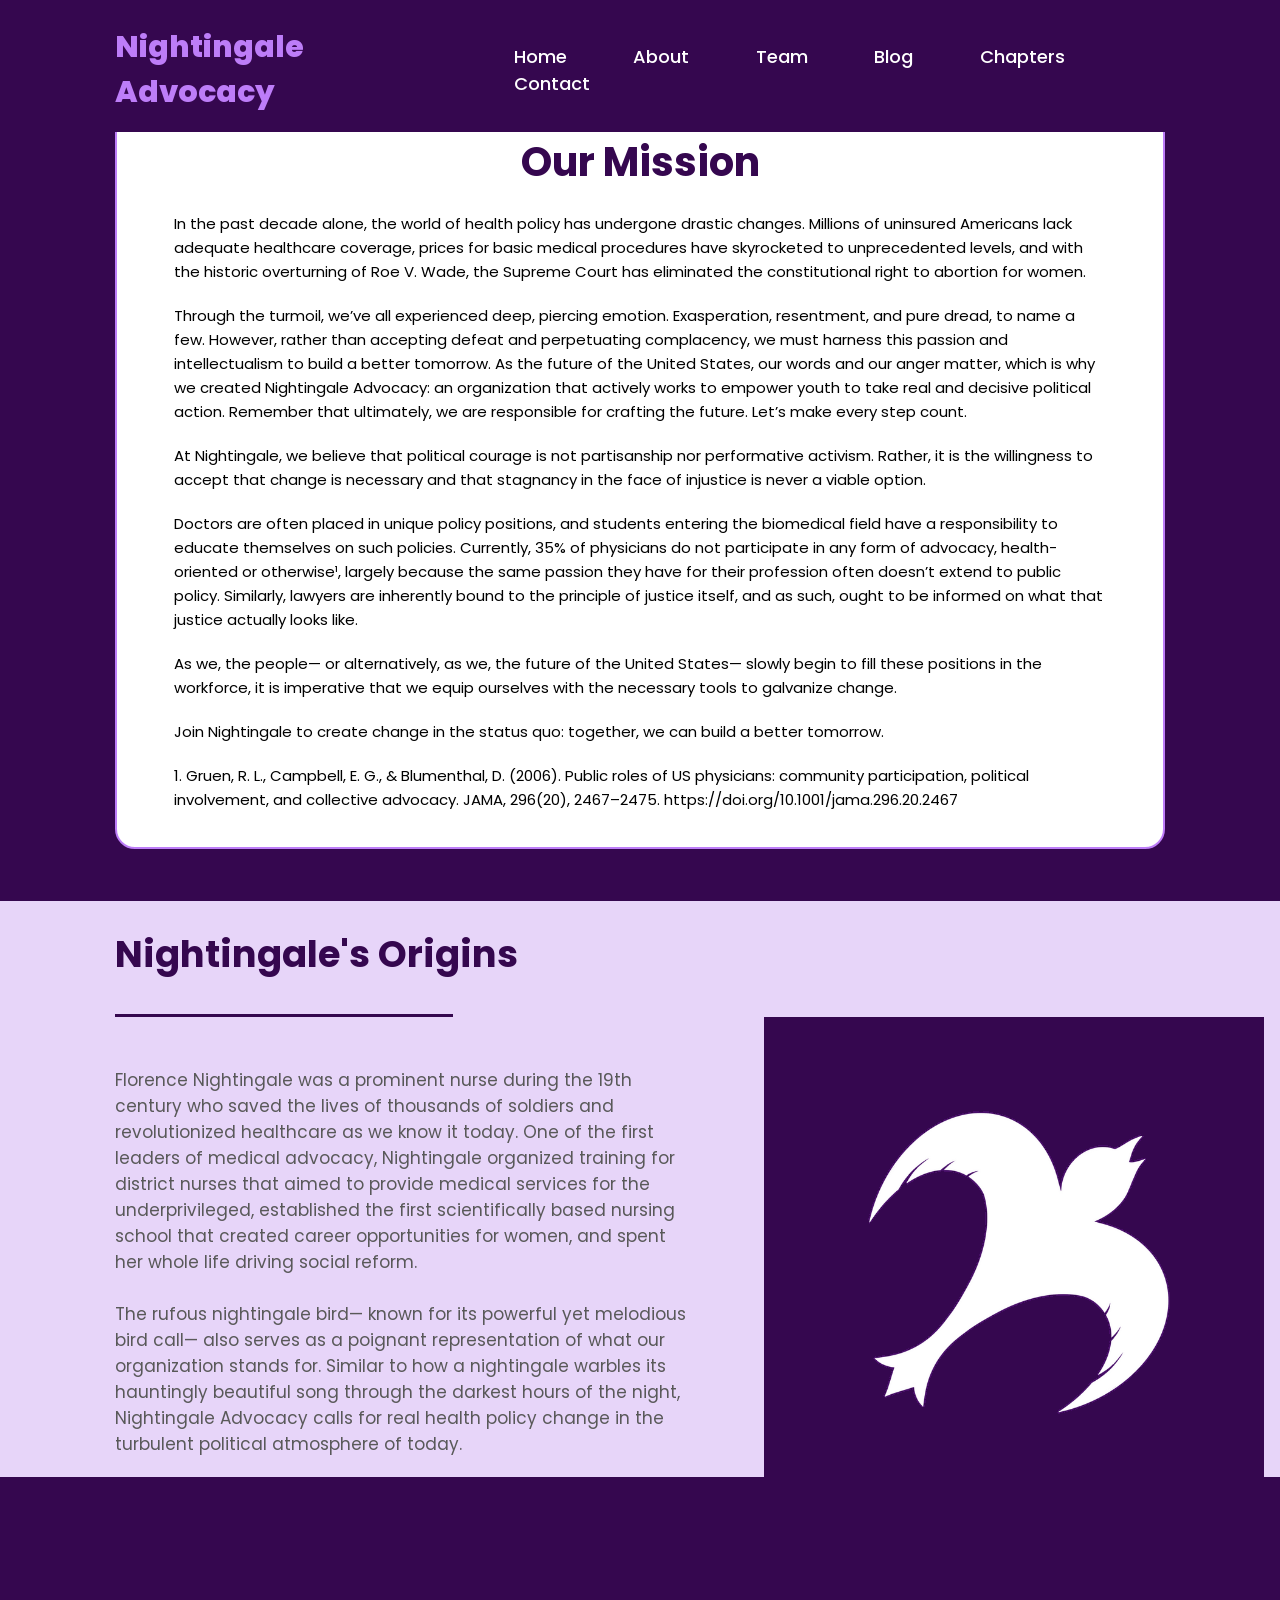
<file: Ragebait/about.html>
<!doctype html>
<html lang="en">
  <head>
    <meta charset="UTF-8" />
    <meta name="viewport" content="width=device-width, initial-scale=1.0" />
    <link
      rel="stylesheet"
      href="https://cdnjs.cloudflare.com/ajax/libs/font-awesome/6.5.2/css/all.min.css"
    />
    <link rel="stylesheet" href="style.css" />
    <link rel="shortcut icon" href="images/nightingalelogo_35074f.png" />
    <title>Nightingale Advocacy | The Future of Healthcare Reform</title>
  </head>
  <body>
    <header>
      <a href="index.html" class="logo">Nightingale Advocacy</a>
      <nav>
        <a href="index.html" class="active"> Home</a>
        <a href="about.html">About</a>
        <a href="team.html">Team</a>
        <a href="blog.html">Blog</a>
        <a href="chapters.html">Chapters</a>
        <a href="mailto:nightingaleadvocacy@gmail.com">Contact</a>
      </nav>
    </header>
    <section class="about">
      <div class="about-mission">
        <div class="white-box">
          <h1 class="about-mission">Our Mission</h1>
          <p class="about-mission">
            In the past decade alone, the world of health policy has undergone
            drastic changes. Millions of uninsured Americans lack adequate
            healthcare coverage, prices for basic medical procedures have
            skyrocketed to unprecedented levels, and with the historic
            overturning of Roe V. Wade, the Supreme Court has eliminated the
            constitutional right to abortion for women.
          </p>

          <p class="about-mission">
            Through the turmoil, we’ve all experienced deep, piercing emotion.
            Exasperation, resentment, and pure dread, to name a few. However,
            rather than accepting defeat and perpetuating complacency, we must
            harness this passion and intellectualism to build a better tomorrow.
            As the future of the United States, our words and our anger matter,
            which is why we created Nightingale Advocacy: an organization that
            actively works to empower youth to take real and decisive political
            action. Remember that ultimately, we are responsible for crafting
            the future. Let’s make every step count.
          </p>
          <p class="about-mission">
            At Nightingale, we believe that political courage is not
            partisanship nor performative activism. Rather, it is the
            willingness to accept that change is necessary and that stagnancy in
            the face of injustice is never a viable option.
          </p>
          <p class="about-mission">
            Doctors are often placed in unique policy positions, and students
            entering the biomedical field have a responsibility to educate
            themselves on such policies. Currently, 35% of physicians do not
            participate in any form of advocacy, health-oriented or otherwise¹,
            largely because the same passion they have for their profession
            often doesn’t extend to public policy. Similarly, lawyers are
            inherently bound to the principle of justice itself, and as such,
            ought to be informed on what that justice actually looks like.
          </p>

          <p class="about-mission">
            As we, the people— or alternatively, as we, the future of the United
            States— slowly begin to fill these positions in the workforce, it is
            imperative that we equip ourselves with the necessary tools to
            galvanize change.
          </p>
          <p class="about-mission">
            Join Nightingale to create change in the status quo: together, we
            can build a better tomorrow.
          </p>
          <p class="about-mission">
            1. Gruen, R. L., Campbell, E. G., & Blumenthal, D. (2006). Public
            roles of US physicians: community participation, political
            involvement, and collective advocacy. JAMA, 296(20), 2467–2475.
            https://doi.org/10.1001/jama.296.20.2467
          </p>
        </div>
      </div>
      <div class="about-origins">
        <div class="poople-box">
          <h1 class="about-origins">Nightingale's Origins</h1>
          <br /><br />
          <hr
            style="
              border: none;
              height: 3px;
              background-color: #35074f;
              width: 26%;
            "
          />
          <p class="about-origins">
            Florence Nightingale was a prominent nurse during the 19th century
            who saved the lives of thousands of soldiers and revolutionized
            healthcare as we know it today. One of the first leaders of medical
            advocacy, Nightingale organized training for district nurses that
            aimed to provide medical services for the underprivileged,
            established the first scientifically based nursing school that
            created career opportunities for women, and spent her whole life
            driving social reform. <br />
            <br />
            The rufous nightingale bird— known for its powerful yet melodious
            bird call— also serves as a poignant representation of what our
            organization stands for. Similar to how a nightingale warbles its
            hauntingly beautiful song through the darkest hours of the night,
            Nightingale Advocacy calls for real health policy change in the
            turbulent political atmosphere of today.
          </p>
          <div class="origins-img">
            <img src="images/nightingalelogo_35074f.png" alt="" />
          </div>
        </div>
      </div>
    </section>
  </body>
</html>
</file>
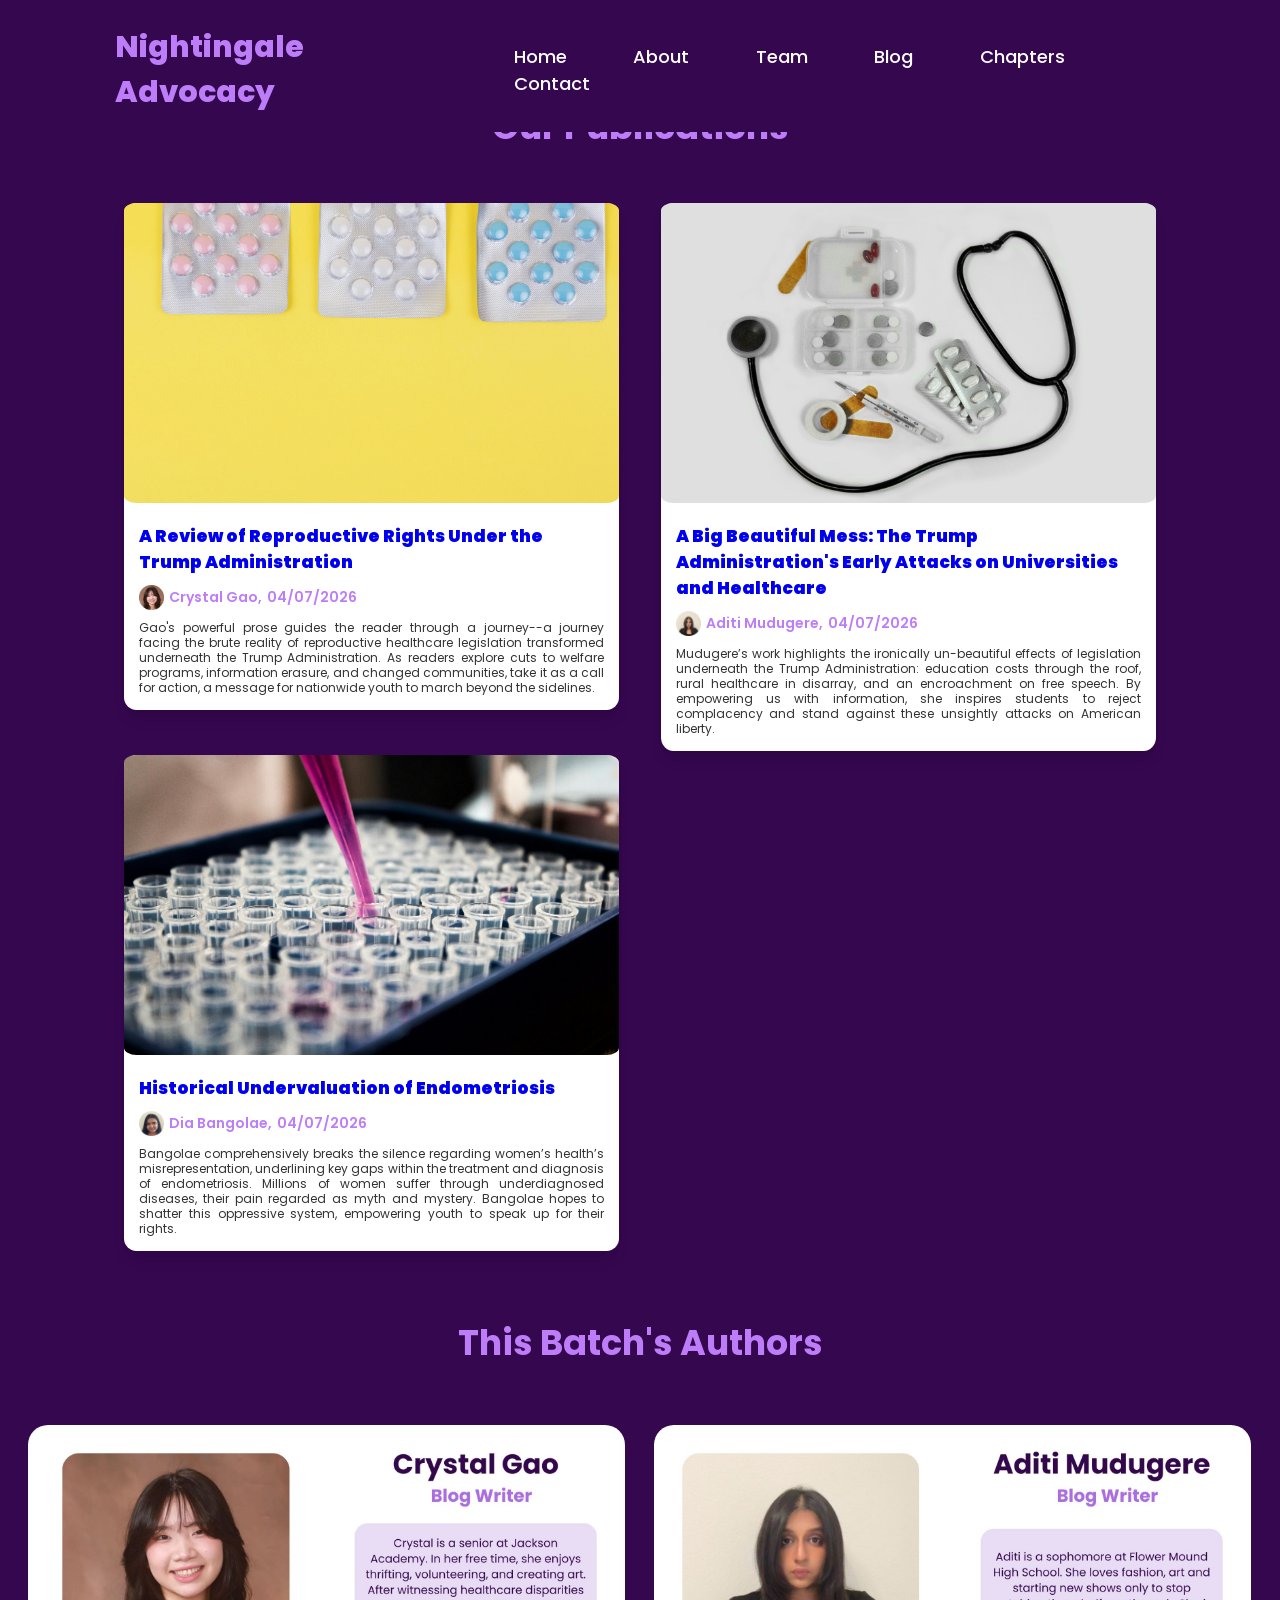
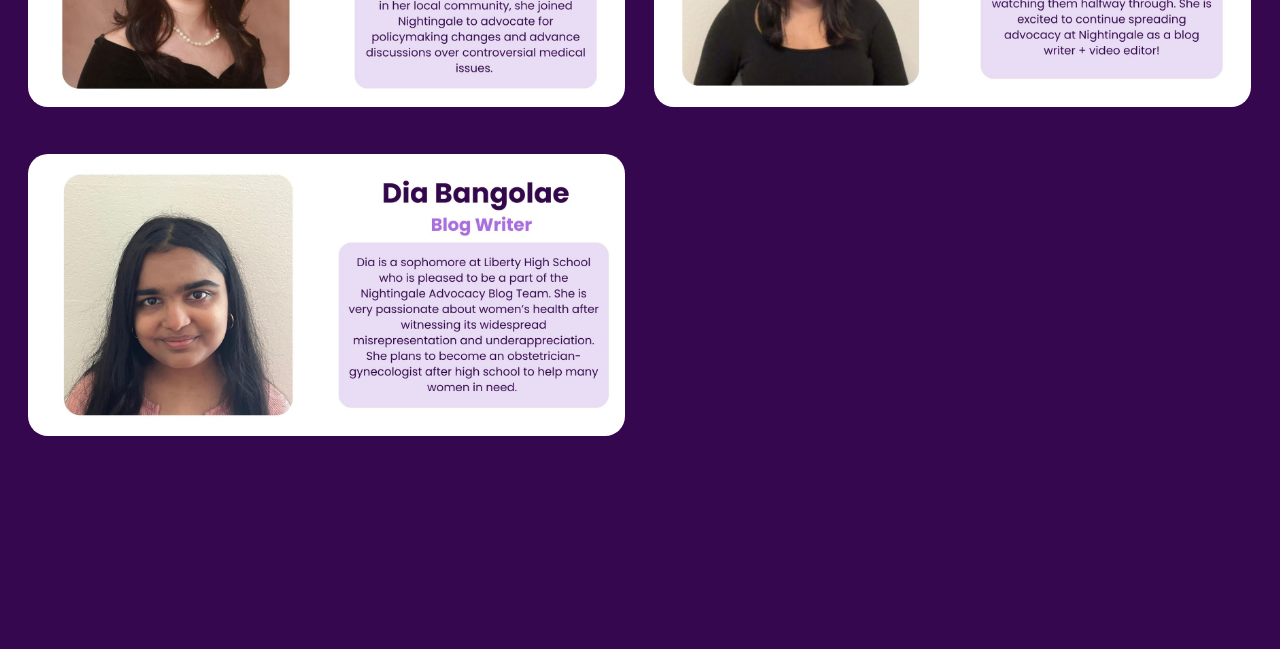
<file: Ragebait/blog.html>
<!doctype html>
<html lang="en">
  <head>
    <meta charset="UTF-8" />
    <meta name="viewport" content="width=device-width, initial-scale=1.0" />
    <link
      rel="stylesheet"
      href="https://cdnjs.cloudflare.com/ajax/libs/font-awesome/6.5.2/css/all.min.css"
    />
    <link rel="stylesheet" href="style.css" />
    <link rel="shortcut icon" href="images/nightingalelogo_35074f.png" />
    <title>Nightingale Advocacy | The Future of Healthcare Reform</title>
  </head>
  <body>
    <header>
      <a href="index.html" class="logo">Nightingale Advocacy</a>
      <nav>
        <a href="index.html" class="active"> Home</a>
        <a href="about.html">About</a>
        <a href="team.html">Team</a>
        <a href="blog.html">Blog</a>
        <a href="chapters.html">Chapters</a>
        <a href="mailto:nightingaleadvocacy@gmail.com">Contact</a>
      </nav>
    </header>
    <section class="blog">
      <h1 class="blog">Our Publications</h1>
      <div class="main">
        <div class="column">
          <div class="post">
            <img class="post-img" src="images/blog1.jpg" alt="blog 1" />
            <div class="post-info">
              <h2><a href="A Review of Reproductive Rights Under the Trump Administration.html">
                A Review of Reproductive Rights Under the Trump Administration</a>
              </h2>
              <div class="user-info">
                <img src="images/crystalicon-modified.png" alt="Crystal Gao" />
                <span class="icon">Crystal Gao,</span>
                <span class="date">04/07/2026</span>
              </div>
              <p>
                Gao's powerful prose guides the reader through a journey--a journey facing the brute reality of reproductive healthcare legislation transformed underneath the Trump Administration. As readers explore cuts to welfare programs, information erasure, and changed communities, take it as a call for action, a message for nationwide youth to march beyond the sidelines.
              </p> 
            </div>
          </div>

          <div class="post">
            <img class="post-img" src="images/blog3.jpg" alt="blog 3" />
            <div class="post-info">
              <h2><a href="Historical Undervaluation of Endometriosis.html">
                Historical Undervaluation of Endometriosis
              </a></h2>
              <div class="user-info">
                <img src="images/diaicon-modified.png" alt="Dia Bangolae" />
                <span class="icon">Dia Bangolae,</span>
                <span class="date">04/07/2026</span>
              </div>
              <p>
                Bangolae comprehensively breaks the silence regarding women’s health’s misrepresentation, underlining key gaps within the treatment and diagnosis of endometriosis. Millions of women suffer through underdiagnosed diseases, their pain regarded as myth and mystery. Bangolae hopes to shatter this oppressive system, empowering youth to speak up for their rights. 

              </p> 
            </div>
          </div>
        </div>

        <div class="column">
          <div class="post">
            <img class="post-img" src="images/blog2.jpg" alt="blog 2" />
            <div class="post-info">
              <h2><a href="A Big Beautiful Mess.html">
                A Big Beautiful Mess: The Trump Administration's Early Attacks on Universities and Healthcare</a>
              </h2>
              <div class="user-info">
                <img src="images/aditiicon-modified.png" alt="Aditi Mudugere" />
                <span class="icon">Aditi Mudugere,</span>
                <span class="date">04/07/2026</span>
              </div>
              <p>
                Mudugere’s work highlights the ironically un-beautiful effects of legislation underneath the Trump Administration: education costs through the roof, rural healthcare in disarray, and an encroachment on free speech. By empowering us with information, she inspires students to reject complacency and stand against these unsightly attacks on American liberty. 

              </p>
            </div>
        </div>

        
      </div>
    </section>

    <div class="meetdablog">
      <h1 class="meetdablog">This Batch's Authors</h1>
    </div>

    <section class="team"
    <div class="container">
        <div class="exec-cards-a">
          <img src="images/crystal bio.jpg" alt="Crystal Gao" />
        </div>
        <div class="exec-cards-b">
          <img src="images/aditi bio.jpg" alt="Aditi Mudugere" />
        </div>
      </div>

      <div class="container">
        <div class="exec-cards-a">
          <img src="images/dia bio.jpg" alt="Dia Bangolae" />
        </div>
        </div>
      </section>
  </body>
</html>
</file>
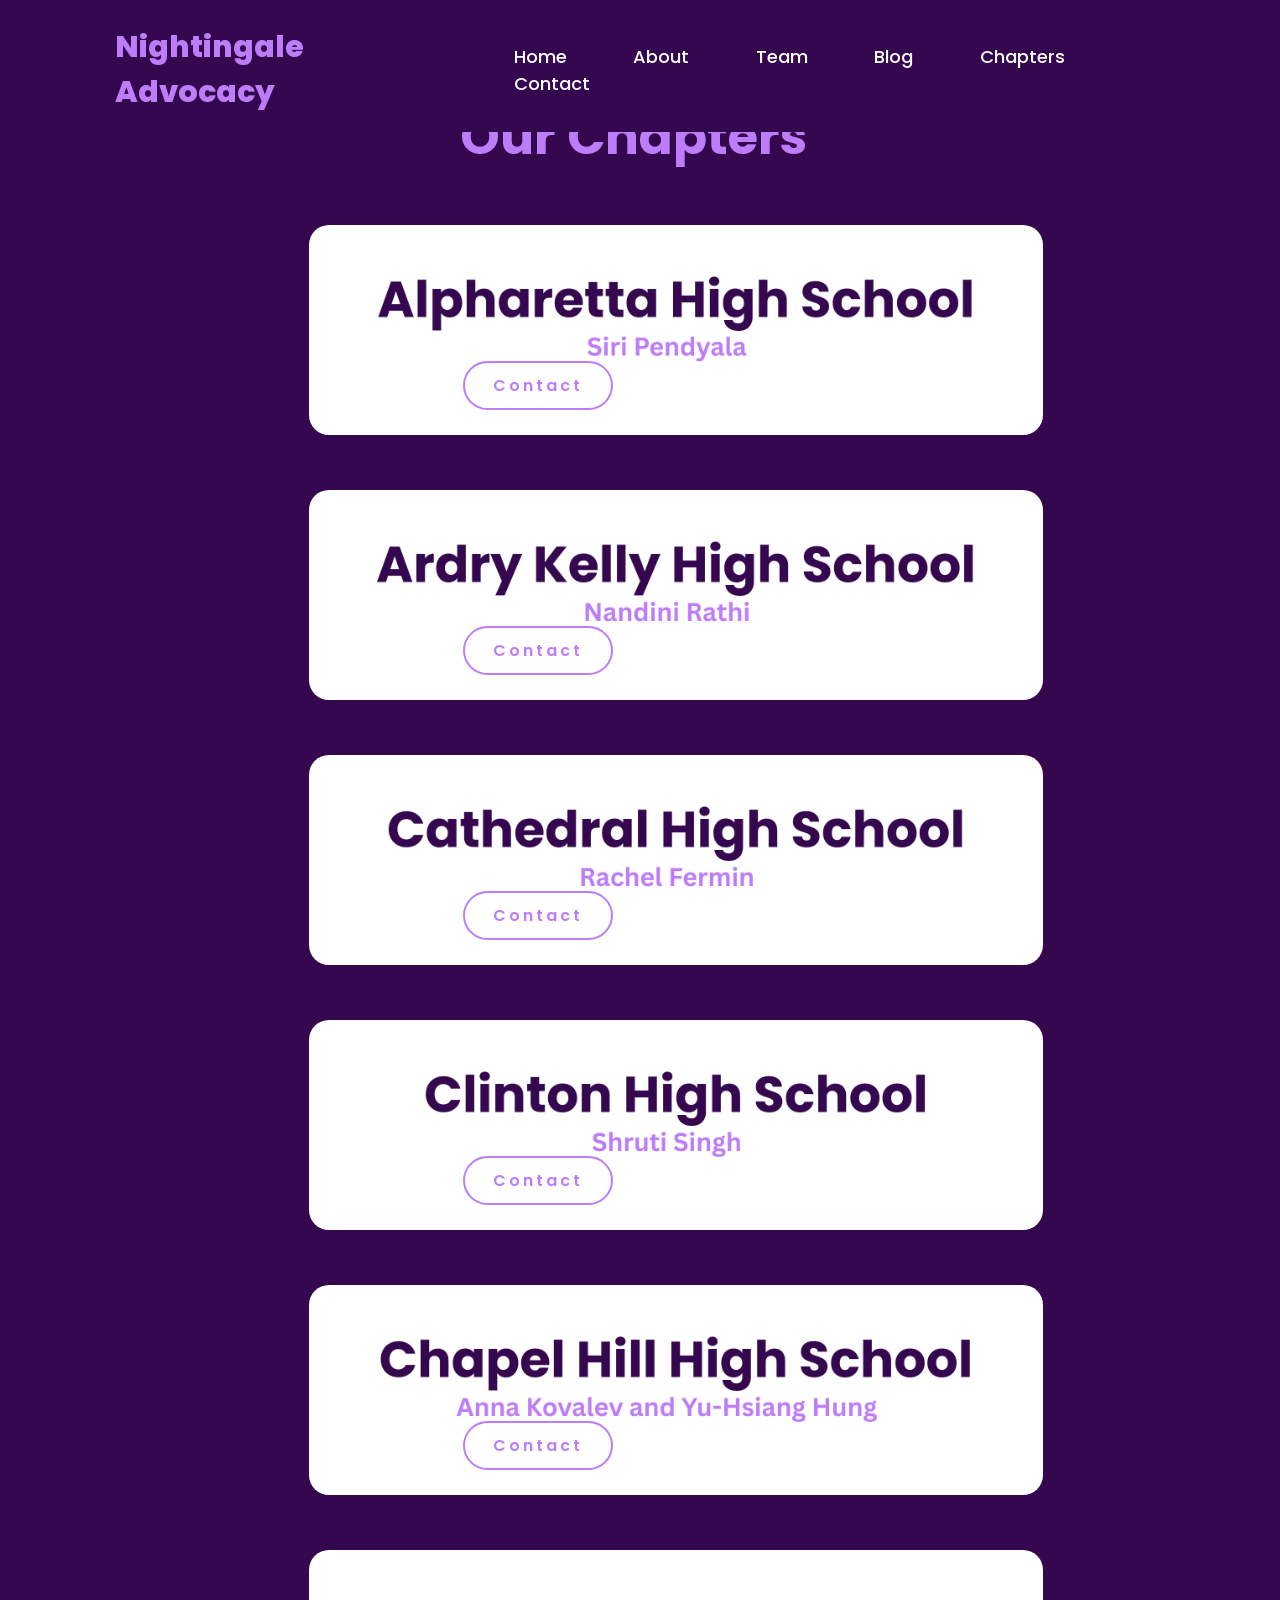
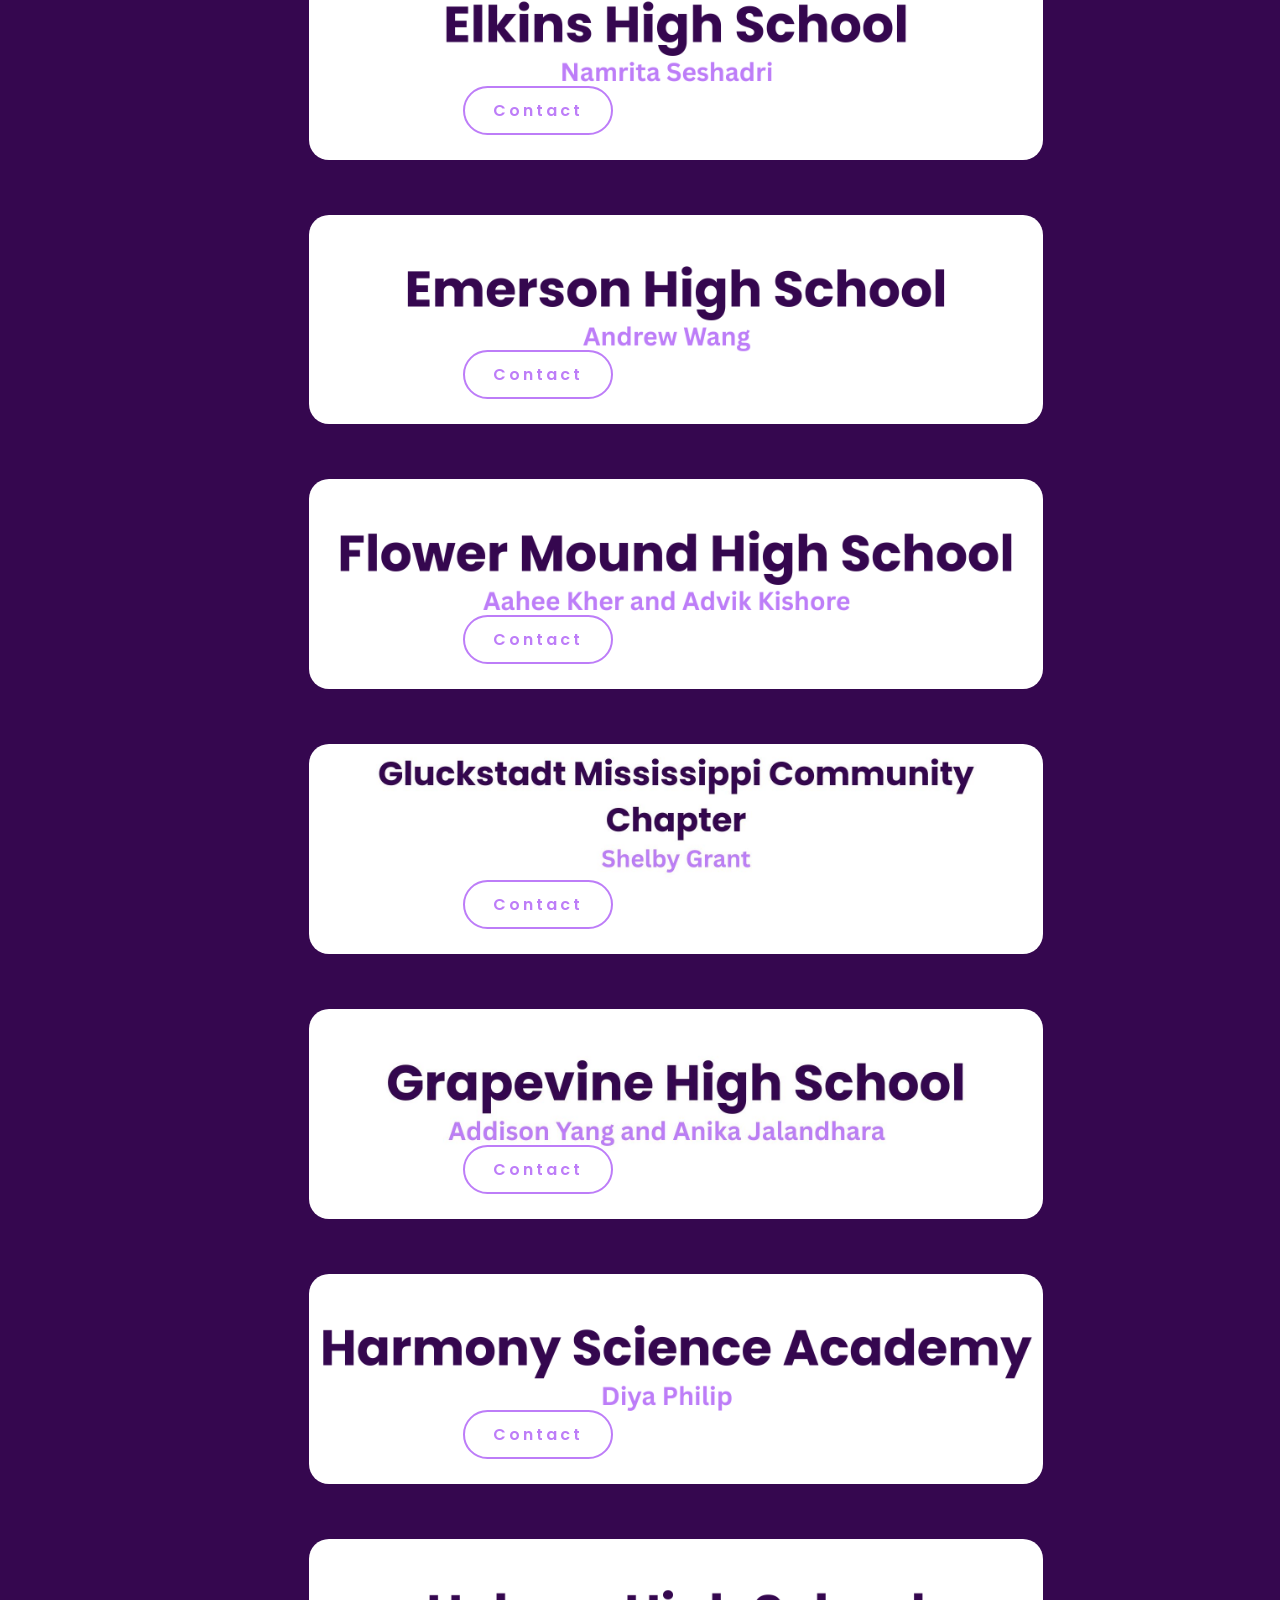
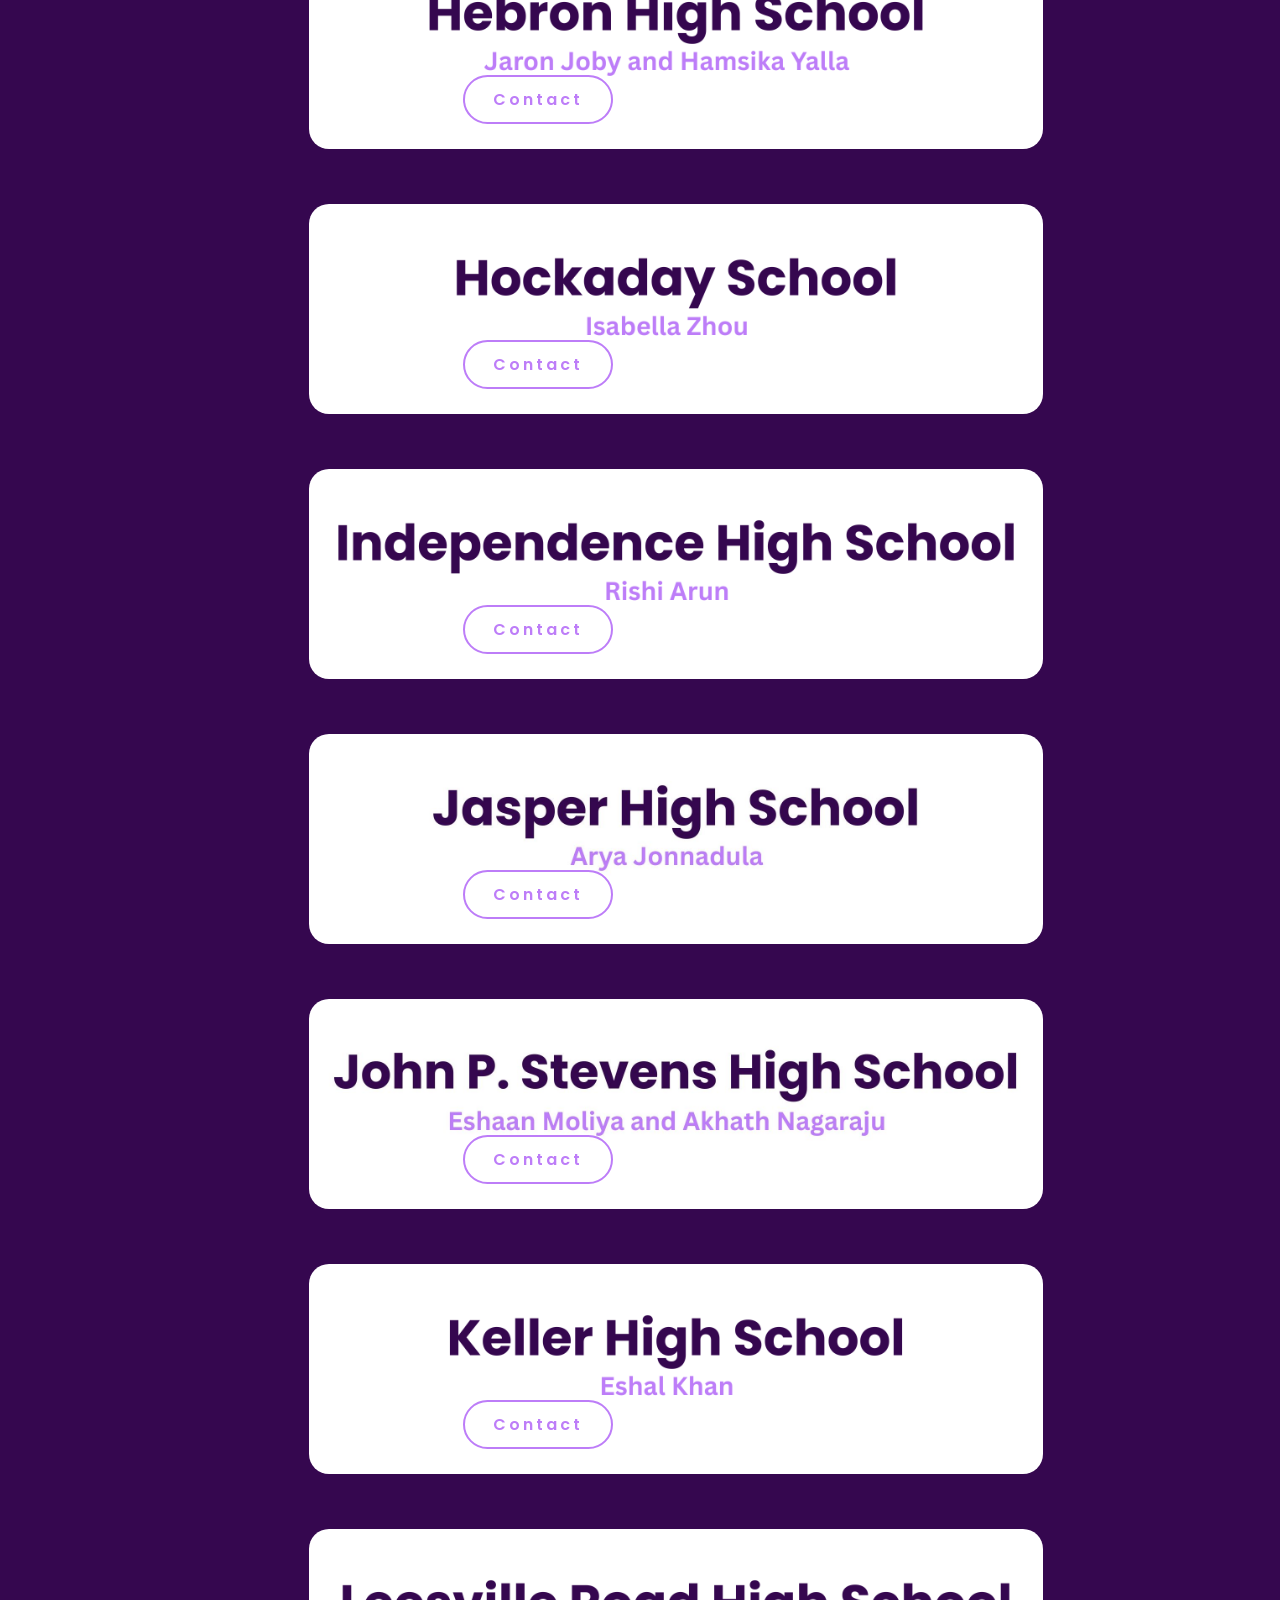
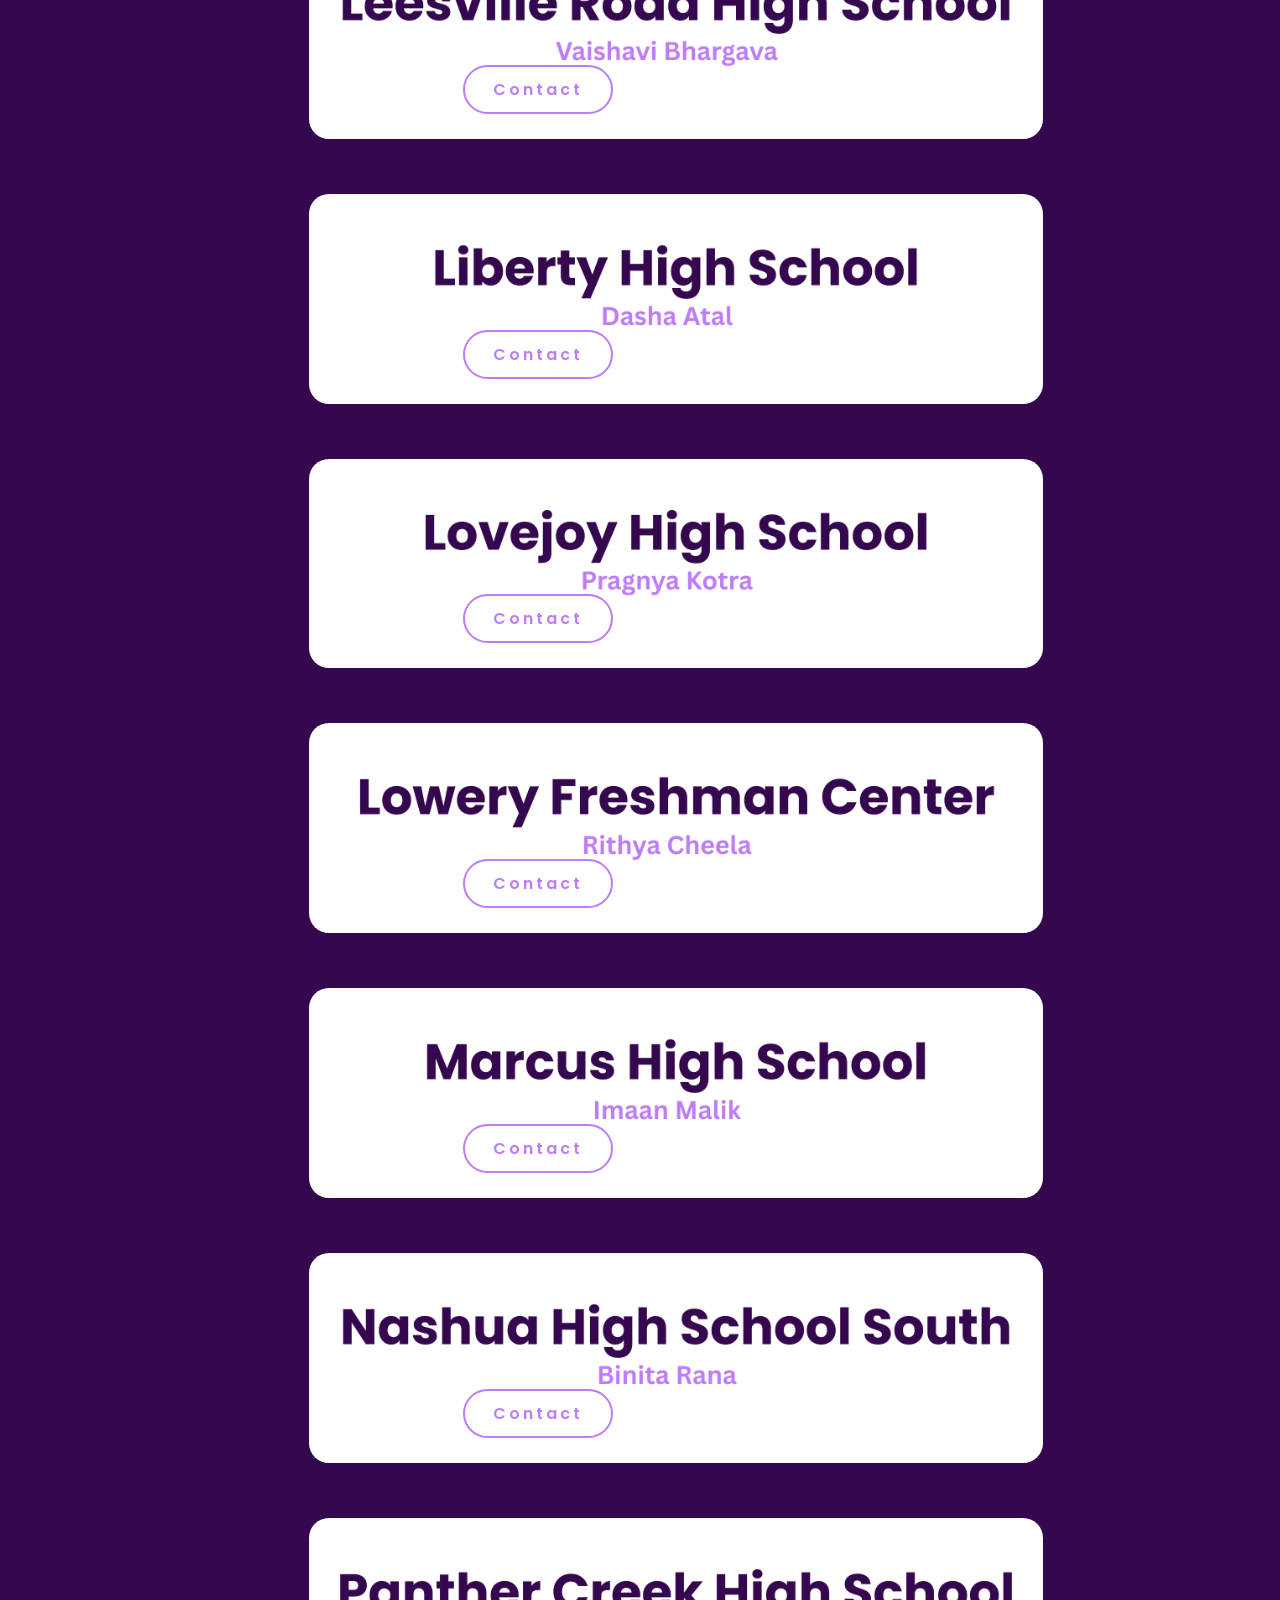
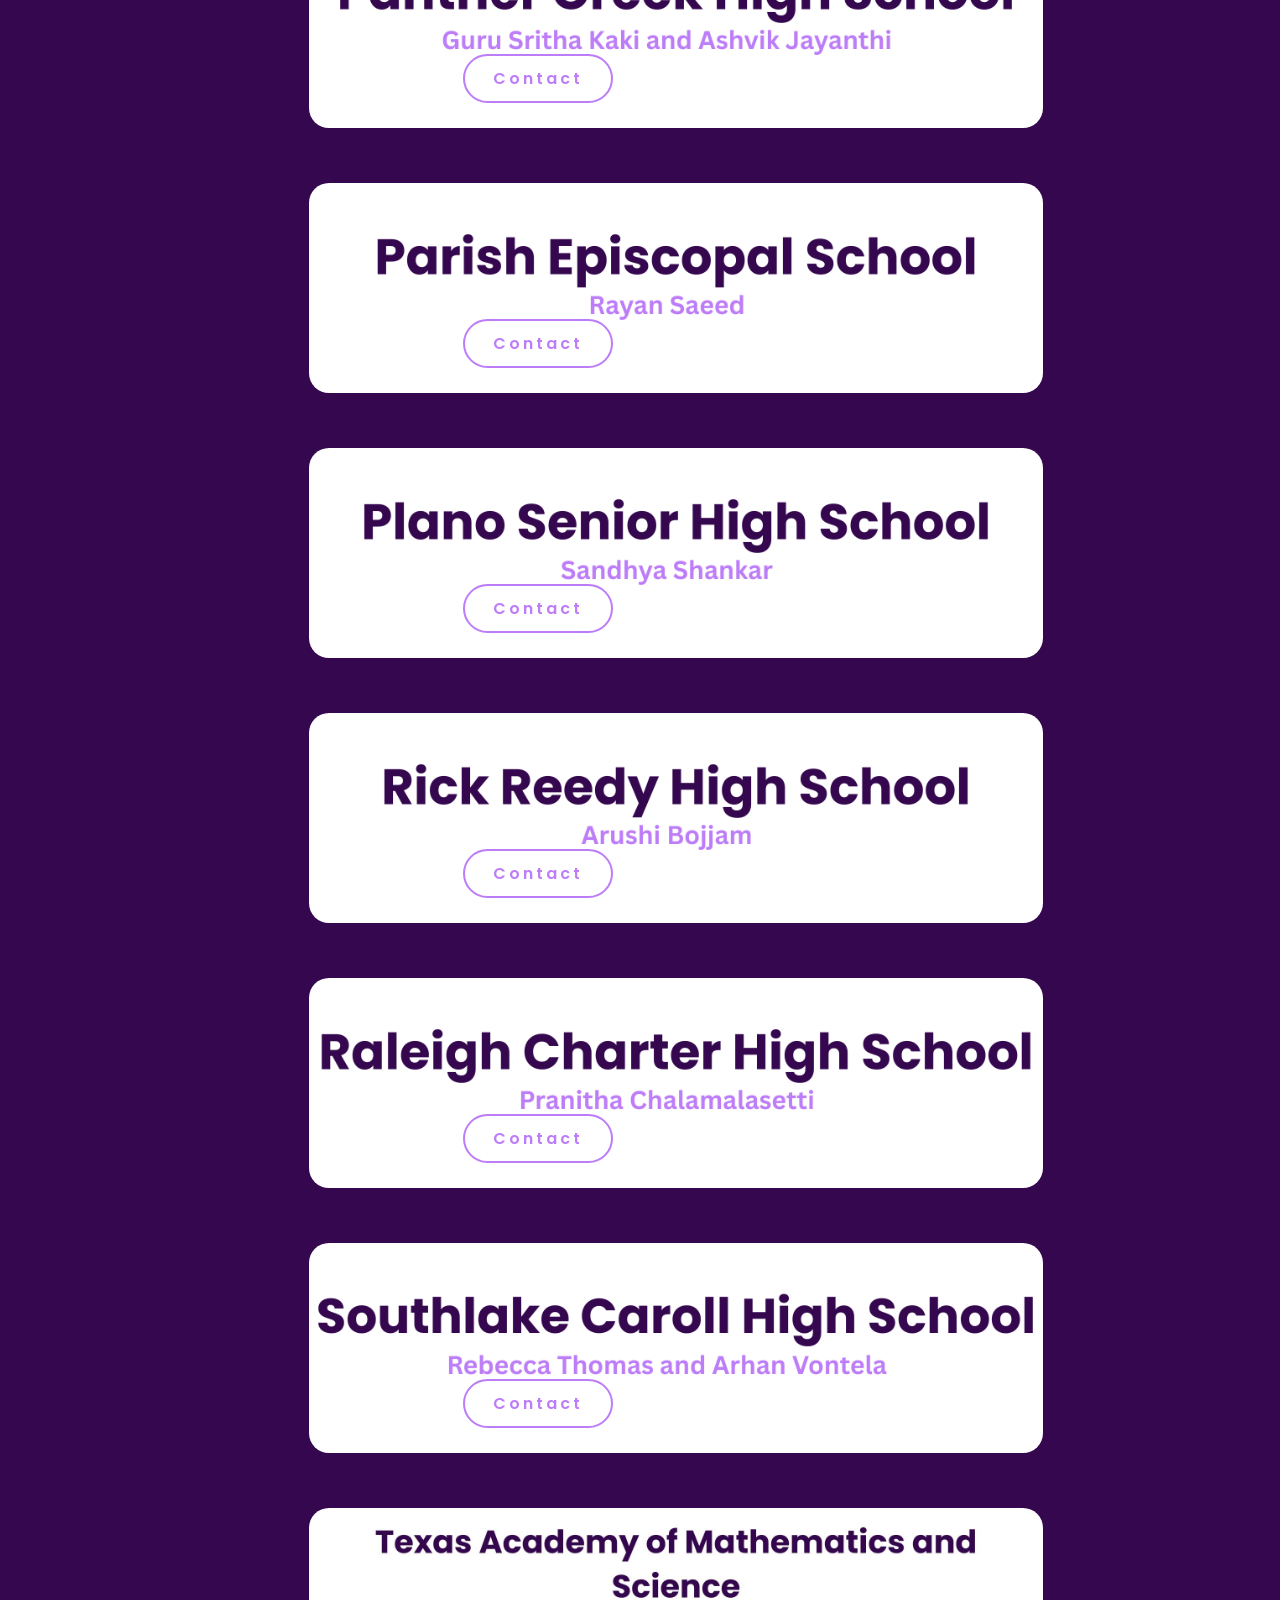
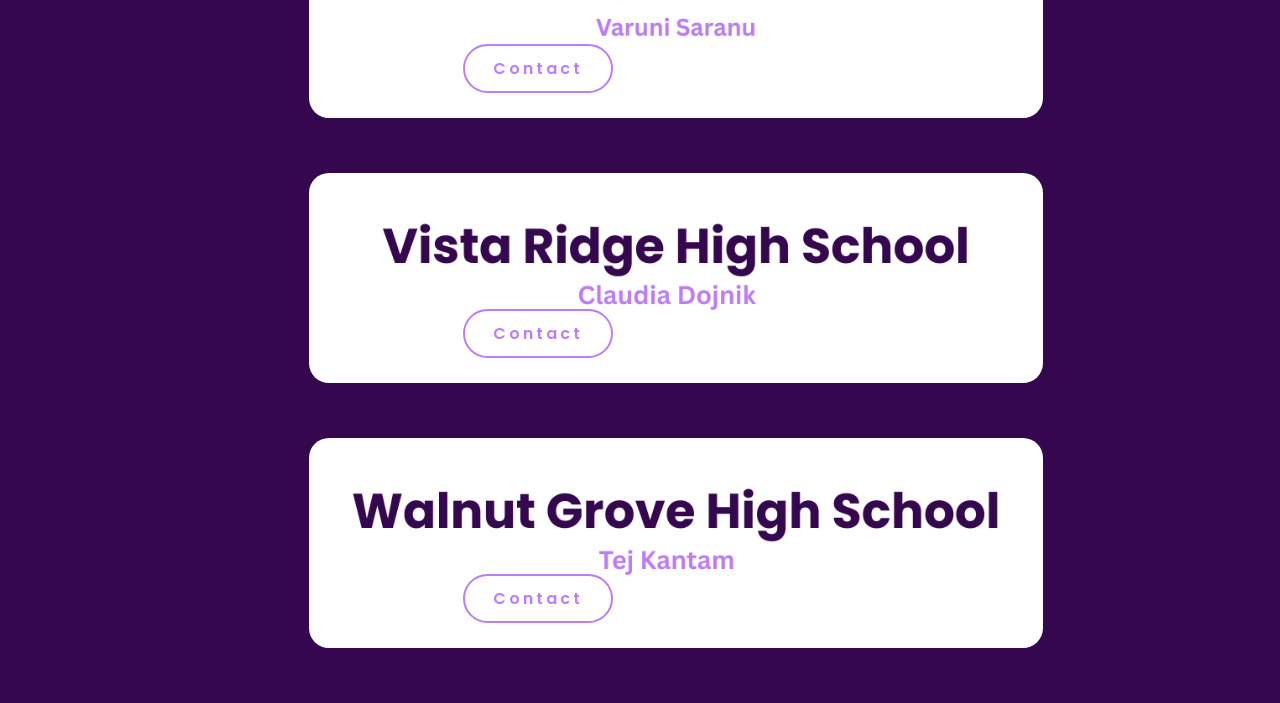
<file: Ragebait/chapters.html>
<!doctype html>
<html lang="en">
  <head>
    <meta charset="UTF-8" />
    <meta name="viewport" content="width=device-width, initial-scale=1.0" />
    <link
      rel="stylesheet"
      href="https://cdnjs.cloudflare.com/ajax/libs/font-awesome/6.5.2/css/all.min.css"
    />
    <link rel="stylesheet" href="style.css" />
    <link rel="shortcut icon" href="images/nightingalelogo_35074f.png" />
    <title>Nightingale Advocacy | The Future of Healthcare Reform</title>
  </head>
  <body>
    <header>
      <a href="index.html" class="logo">Nightingale Advocacy</a>
      <nav>
        <a href="index.html" class="active"> Home</a>
        <a href="about.html">About</a>
        <a href="team.html">Team</a>
        <a href="blog.html">Blog</a>
        <a href="chapters.html">Chapters</a>
        <a href="mailto:nightingaleadvocacy@gmail.com">Contact</a>
      </nav>
    </header>
    <section class="chapters">
      <h1 class="chapters">Our Chapters</h1>
      <div class="chapter-imgs">
        <img src="images/alpharetta.png" alt="Alpharetta High School" />
        <a href="mailto:sirip1229@gmail.com" class="btn">Contact</a>
      </div>
      <div class="chapter-imgs">
        <img src="images/ardrykelly.png" alt="Ardrey Kelly High School" />
        <a href="mailto:nandinirathi2027@gmail.com" class="btn">Contact</a>
      </div>
      <div class="chapter-imgs">
        <img src="images/cathedral.png" alt="Cathedral High School" />
        <a href="mailto:rachellefermin815@gmail.com" class="btn">Contact</a>
      </div>
      <div class="chapter-imgs">
        <img src="images/clinton.png" alt="Clinton High School" />
        <a href="mailto:shrutiksingh2007@gmail.com" class="btn">Contact</a>
      </div>
      <div class="chapter-imgs">
        <img src="images/chapelhill.png" alt="Chapel Hill High School" />
        <a href="mailto:annakovalev3@gmail.com" class="btn">Contact</a>
      </div>
      <div class="chapter-imgs">
        <img src="images/elkins.png" alt="Elkins High School" />
        <a href="mailto:namrita2269@gmail.com" class="btn">Contact</a>
      </div>
      <div class="chapter-imgs">
        <img src="images/emerson.png" alt="Emerson High School" />
        <a href="mailto:andrewwangpersonal@gmail.com" class="btn">Contact</a>
      </div>
      <div class="chapter-imgs">
        <img src="images/fmhs.png" alt="Flower Mound High School" />
        <a href="mailto:aaheekher@gmail.com,advikkishore1@gmail.com" class="btn"
          >Contact</a
        >
      </div>
      <div class="chapter-imgs">
        <img
          src="images/gluckstadt.jpg"
          alt="Gluckstadt Mississippi Community Chapter"
        />
        <a href="mailto:sgrant1433@gmail.com" class="btn">Contact</a>
      </div>
      <div class="chapter-imgs">
        <img src="images/grapevine.jpg" alt="Grapevine High School" />
        <a
          href="mailto:addisontyang@icloud.com,anikajalandhara@gmail.com"
          class="btn"
          >Contact</a
        >
      </div>
      <div class="chapter-imgs">
        <img src="images/harmonyscience.png" alt="Harmony Science Academy" />
        <a href="mailto:diyaphilip57@gmail.com" class="btn">Contact</a>
      </div>
      <div class="chapter-imgs">
        <img src="images/hebron.png" alt="Hebron High School" />
        <a href="mailto:jaronjoby@gmail.com,hamsika.yalla@gmail.com" class="btn"
          >Contact</a
        >
      </div>
      <div class="chapter-imgs">
        <img src="images/hockaday.png" alt="The Hockaday School" />
        <a href="mailto:izhou28@gmail.com" class="btn">Contact</a>
      </div>
      <div class="chapter-imgs">
        <img src="images/independence.png" alt="Independence High School" />
        <a href="mailto:rishithepro09@gmail.com" class="btn">Contact</a>
      </div>
      <div class="chapter-imgs">
        <img src="images/jasper.jpg" alt="Jasper High School" />
        <a href="mailto:jonnadulaarya@gmail.com" class="btn">Contact</a>
      </div>
      <div class="chapter-imgs">
        <img src="images/johnpstevens.jpg" alt="John P. Stevens High School" />
        <a
          href="mailto:dr.eshmusa@gmail.com, akshath.nagaraju@gmail.com"
          class="btn"
          >Contact</a
        >
      </div>
      <div class="chapter-imgs">
        <img src="images/keller.png" alt="Keller High School" />
        <a href="mailto:eshalk12809@gmail.com" class="btn">Contact</a>
      </div>
      <div class="chapter-imgs">
        <img src="images/leesville.png" alt="Leesville Road High School" />
        <a href="mailto:poonam.himanshu.bhargava@gmail.com" class="btn"
          >Contact</a
        >
      </div>
      <div class="chapter-imgs">
        <img src="images/liberty.png" alt=" Liberty High School" />
        <a href="mailto:dashaatal@gmail.com" class="btn">Contact</a>
      </div>
      <div class="chapter-imgs">
        <img src="images/lovejoy.png" alt="Lovejoy High School" />
        <a href="mailto:pragnya.kotra@gmail.com" class="btn">Contact</a>
      </div>
      <div class="chapter-imgs">
        <img src="images/lowery.png" alt="Lowery Freshman Center" />
        <a href="mailto:rithyacheela@gmail.com" class="btn">Contact</a>
      </div>
      <div class="chapter-imgs">
        <img src="images/marcus.png" alt="Marcus High School" />
        <a href="mailto:imaanmalik772@gmail.com" class="btn">Contact</a>
      </div>
      <div class="chapter-imgs">
        <img src="images/nashua.png" alt="Nashua High School South" />
        <a href="mailto:binita.r1107@gmail.com" class="btn">Contact</a>
      </div>
      <div class="chapter-imgs">
        <img src="images/panthercreek.png" alt="Panther Creek High School" />
        <a
          href="mailto:kakigurusritha@gmail.com,ashvikjayanthi2008@gmail.com"
          class="btn"
          >Contact</a
        >
      </div>
      <div class="chapter-imgs">
        <img src="images/parishepis.png" alt="Parish Episcopal School" />
        <a href="mailto:mrsaeed0555@gmail.com" class="btn">Contact</a>
      </div>
      <div class="chapter-imgs">
        <img src="images/planosenior.png" alt="Plano Senior High School" />
        <a href="mailto:sandhyashankar200@gmail.com" class="btn">Contact</a>
      </div>
      <div class="chapter-imgs">
        <img src="images/reedy.png" alt="Rick Reedy High School" />
        <a href="mailto:arushirbojjam.27@gmail.com" class="btn">Contact</a>
      </div>
      <div class="chapter-imgs">
        <img src="images/raleigh.png" alt="Raleigh Charter High School" />
        <a href="mailto:pranithach394@gmail.com" class="btn">Contact</a>
      </div>
      <div class="chapter-imgs">
        <img
          src="images/southlakecaroll.png"
          alt="Southlake Carroll High School"
        />
        <a
          href="mailto:rebeccat1031@gmail.com,arhan.vontela@gmail.com"
          class="btn"
          >Contact</a
        >
      </div>
      <div class="chapter-imgs">
        <img
          src="images/tams.jpg"
          alt="The Texas Academy of Mathematics and Science"
        />
        <a href="mailto:vsaranu23@gmail.com" class="btn">Contact</a>
      </div>
      <div class="chapter-imgs">
        <img src="images/vistaridge.png" alt=" Vista Ridge High School" />
        <a href="mailto:csdojnik@gmail.com" class="btn">Contact</a>
      </div>
      <div class="chapter-imgs">
        <img src="images/walnutgrove.png" alt="Walnut Grove High School" />
        <a href="mailto:tejrithvik@gmail.com" class="btn">Contact</a>
      </div>
    </section>
  </body>
</html>
</file>
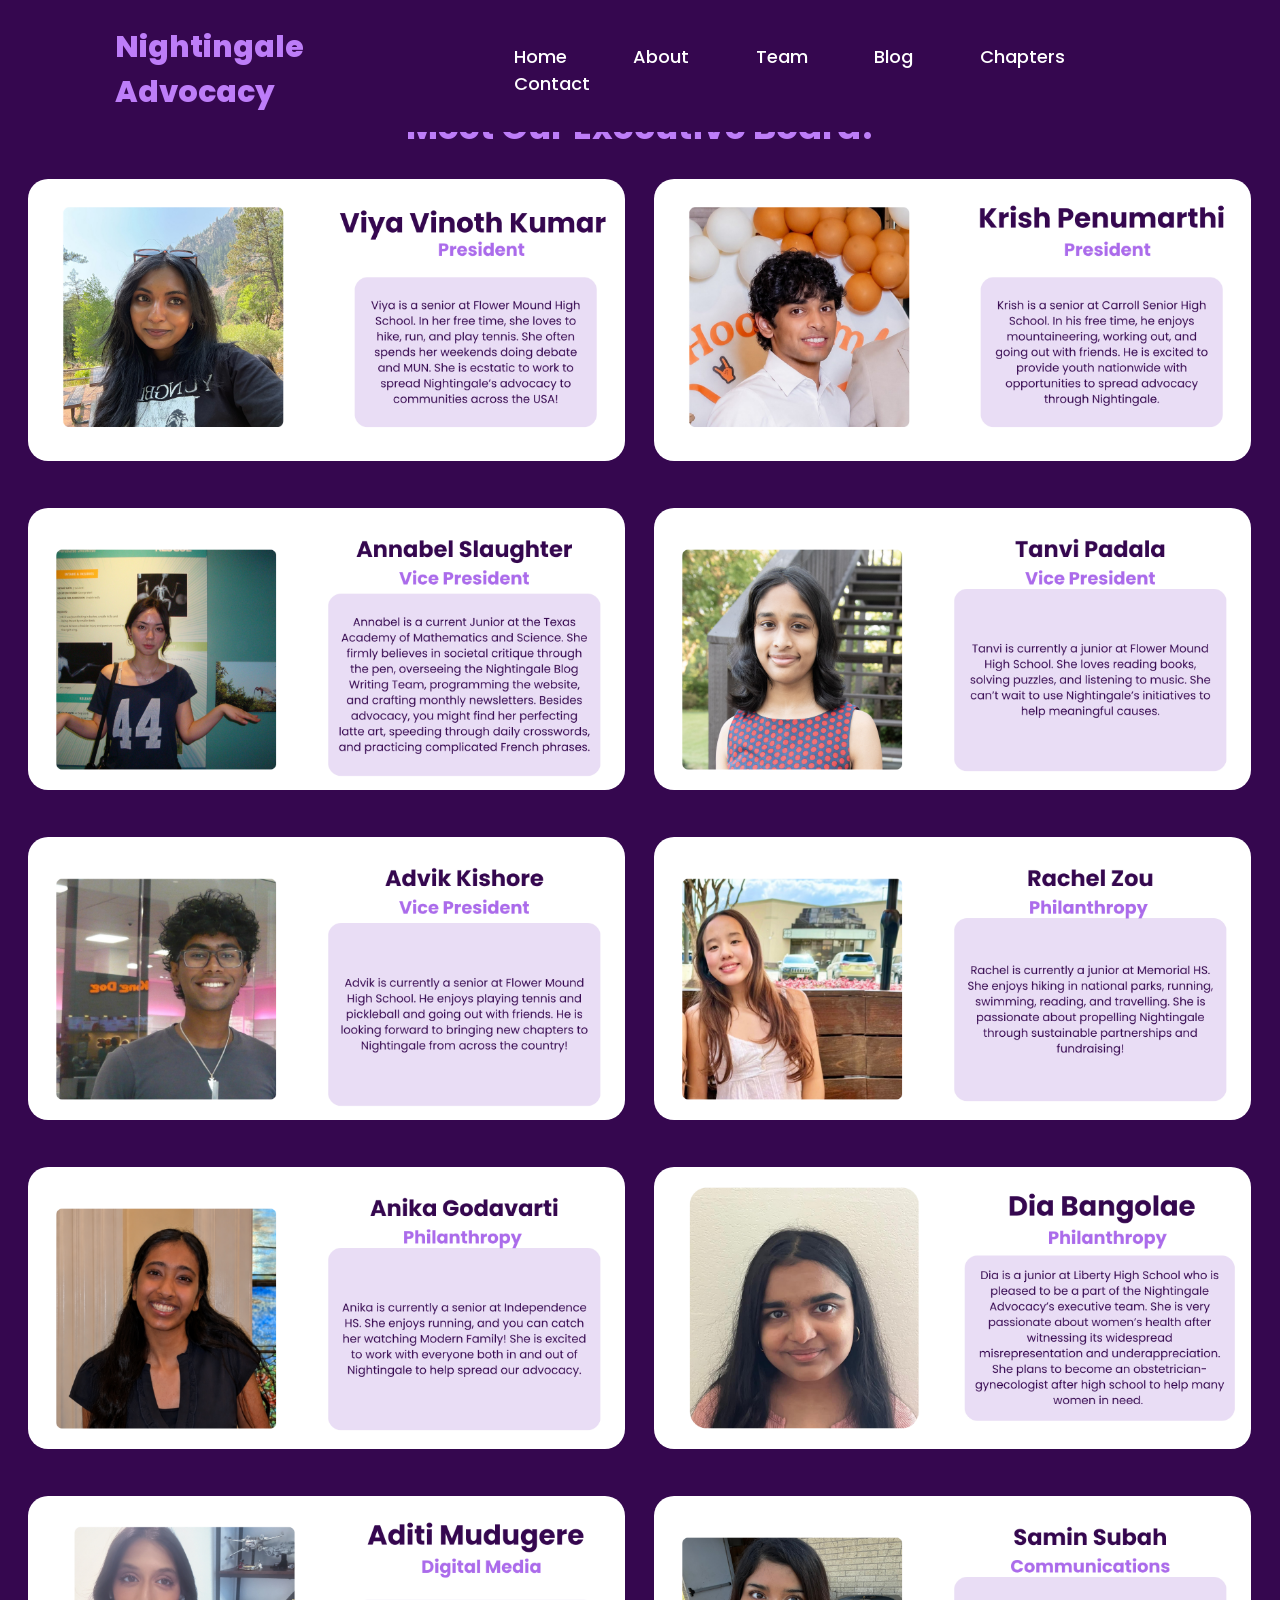
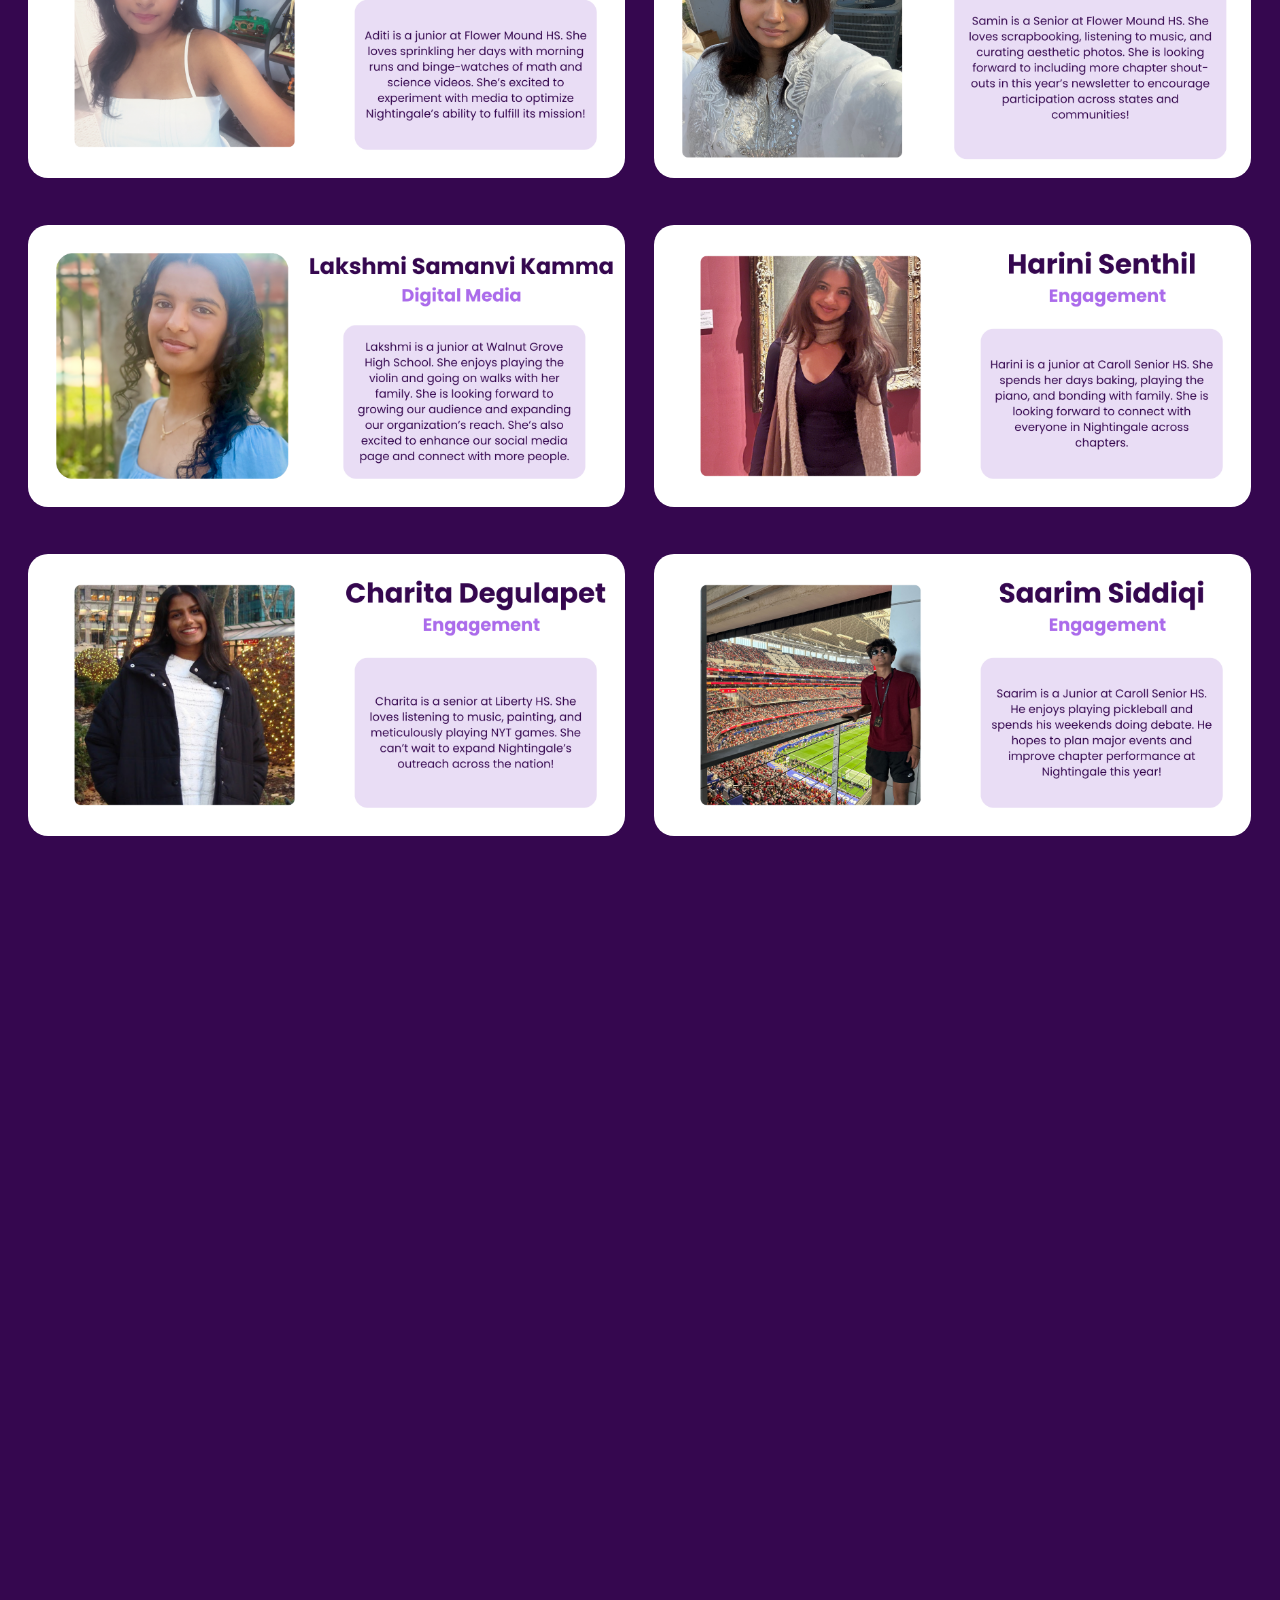
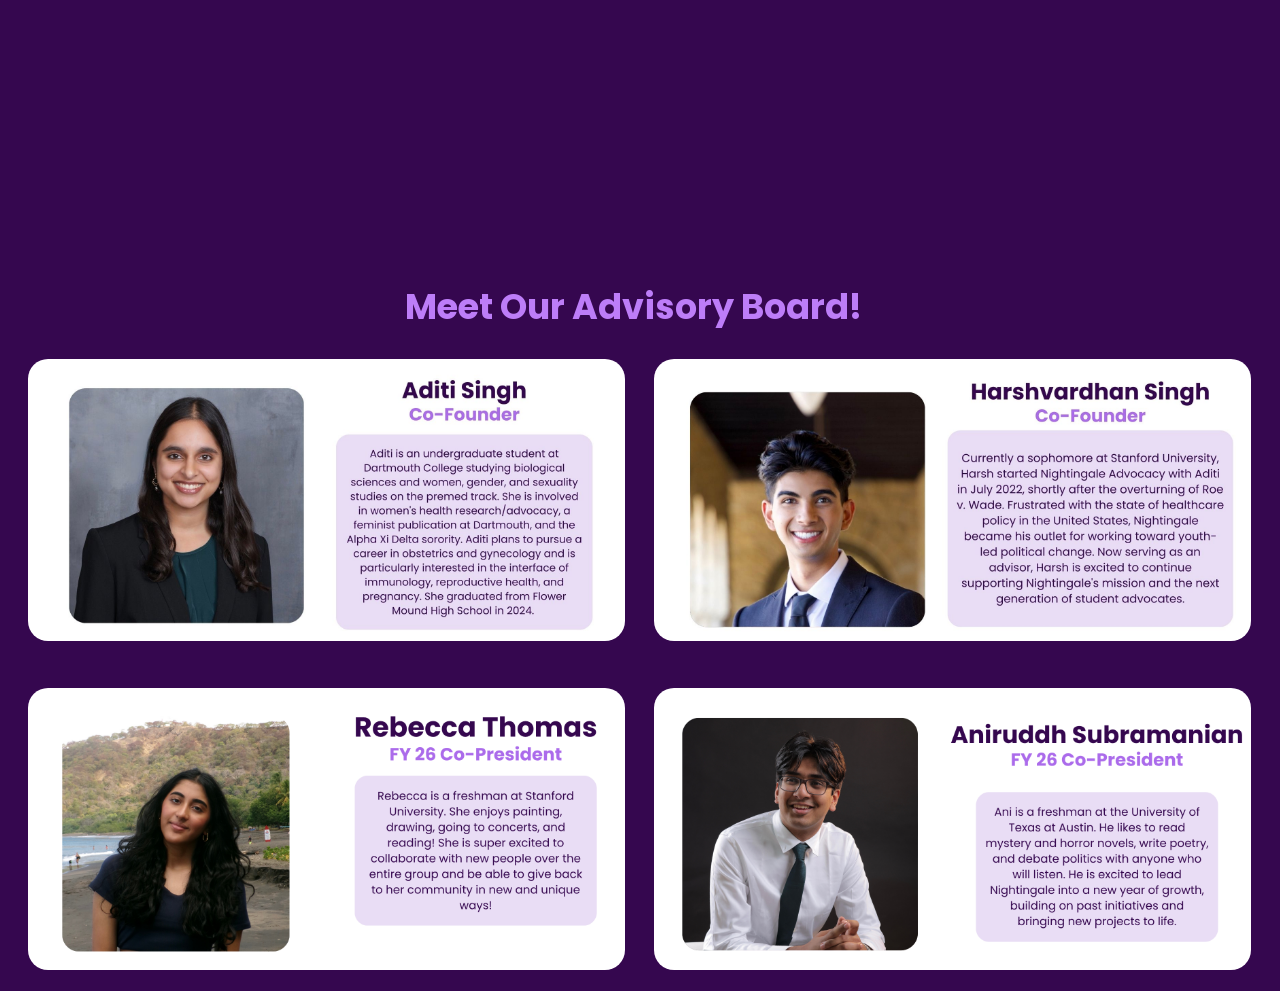
<file: Ragebait/team.html>
<!doctype html>
<html lang="en">
  <head>
    <meta charset="UTF-8" />
    <meta name="viewport" content="width=device-width, initial-scale=1.0" />
    <link
      rel="stylesheet"
      href="https://cdnjs.cloudflare.com/ajax/libs/font-awesome/6.5.2/css/all.min.css"
    />
    <link rel="stylesheet" href="style.css" />
    <link rel="shortcut icon" href="images/nightingalelogo_35074f.png" />
    <title>Nightingale Advocacy | The Future of Healthcare Reform</title>
  </head>
  <body>
    <header>
      <a href="index.html" class="logo">Nightingale Advocacy</a>
      <nav>
        <a href="index.html" class="active"> Home</a>
        <a href="about.html">About</a>
        <a href="team.html">Team</a>
        <a href="blog.html">Blog</a>
        <a href="chapters.html">Chapters</a>
        <a href="mailto:nightingaleadvocacy@gmail.com">Contact</a>
      </nav>
    </header>
    <section class="team">
      <h1 class="team">Meet Our Executive Board!</h1>
      <div class="container">
        <div class="exec-cards-a">
          <img src="images/Viya Vinoth Kumar.png" alt="Viya Vinoth Kumar" />
        </div>
        <div class="exec-cards-b">
          <img src="images/Krish Penumarthi.png" alt="Krish Penumarthi" />
        </div>
      </div>

      <div class="container">
        <div class="exec-cards-a">
          <img src="images/Annabel Slaughter.png" alt="Annabel Slaughter" />
        </div>
        <div class="exec-cards-b">
          <img src="images/Tanvi Padala.png" alt="Tanvi Padala" />
        </div>
      </div>

      <div class="container">
        <div class="exec-cards-a">
          <img src="images/Advik Kishore.png" alt="Advik Kishore" />
        </div>
        <div class="exec-cards-b">
          <img src="images/Rachel Zou.png" alt="Rachel Zou" />
        </div>
      </div>

      <div class="container">
        <div class="exec-cards-a">
          <img src="images/Anika Godavarti.png" alt="Anika Godavarti" />
        </div>
        <div class="exec-cards-b">
          <img src="images/Dia Bagnole.png" alt="Dia Bangolae" />
        </div>
      </div>

      <div class="container">
        <div class="exec-cards-a">
          <img src="images/Aditi Mudugere.png" alt="Aditi Mudugere" />
        </div>
        <div class="exec-cards-b">
          <img src="images/Samin Subah.png" alt="Samin Subah" />
        </div>
      </div>

      <div class="container">
        <div class="exec-cards-a">
          <img src="images/Lakshmi Samanvi Kamma.png" alt="Lakshmi Samanvi Kamma" />
        </div>
        <div class="exec-cards-b">
          <img src="images/Harini Senthil.png" alt="Harini Senthil" />
        </div>
      </div>

      <div class="container">
        <div class="exec-cards-a">
          <img src="images/Charita Degulapet.png" alt="Charita Degulapet" />
        </div>
        <div class="exec-cards-b">
          <img src="images/Saris Siddiqi.png" alt="Saarim Siddiqi" />
        </div>
      </div>
    </section>

    <section class="advisory">
      <h1 class="advisory">Meet Our Advisory Board!</h1>
      <div class="container-2">
        <div class="exec-cards-c">
          <img src="images/aditi.jpg" alt="Aditi Singh" />
        </div>
        <div class="exec-cards-d">
          <img src="images/harshvardhan.jpg" alt="Harshvardhan Singh" />
        </div>
      </div>
      <div class="container-2">
        <div class="exec-cards-c">
          <img src="images/Rebecca Thomas.png" alt="Rebecca Thomas" />
        </div>
        <div class="exec-cards-d">
          <img src="images/Aniruddh Subramanian.png" alt="Aniruddh Subramanian" />
        </div>
      </div>
    </section>
  </body>
</html>
</file>
<file: Ragebait/style.css>
@import url(https://fonts.googleapis.com/css2?family=Poppins%3Awght%40100%3B200%3B300%3B400%3B500%3B600&display=swap%27%29%3B);

*{
    margin: 0;
    padding: 0;
    box-sizing: border-box;
    text-decoration: none;
    border: none;
    outline: none;
    font-family: 'Poppins', sans-serif;
    scroll-behavior: smooth;}

    html{
        font-size: 62.5%;
    }

    body{
        width: 100%;
        height: 100vh;
        overflow-x: hidden;
        background-color: #35074f; /* change this later */
        color: white;
    }

    header{ /* change all these image details as you see fit later..maybe make it cuter? */
        margin-top: 0;
        position: fixed;
        top: 0;
        left: 0;
        width: 100%;
        padding: 1rem 9%;
        padding-top: 25px;
        padding-bottom: 17px;
        background-color: #35074f;
        filter: drop-shadow(10px);
        display: flex;
        justify-content: space-between;
        align-items: center;
        z-index: 1001;
    }

        .logo{
            font-size: 3rem;
            color: #bd7df8; /* change later to match color scheme */
            font-weight: 800;
            cursor: pointer;
            transition: 0.5s ease;

        }

        .logo:hover{
            transform: scale(1.1);
        }

        nav a{
            font-size: 1.8rem;
            color: white; /* change later to match color scheme */
            margin-left: 6.36rem;
            font-weight: 500;
            transition: 0.3s ease;
            border-bottom: 3px solid transparent;
        }

        nav a:hover,
        nav a:active{
            color: #bd7df8; /* change later to match color scheme */
            border-bottom: 3px solid #bd7df8; 
        }

        @media(max-width:995px){
            nav{
                position: absolute; /* modify all da color stuff here */
                display: none;
                top: 0;
                right: 0;
                width: 40%;
                border-left: 3px solid #bd7df8;
                border-bottom: 3px solid #bd7df8;
                border-bottom-left-radius: 2rem;
                padding: 1rem solid;
                background-color: #35074f;
                border-top: 0.1rem solid#bd7df8;

            }
        
        
        nav.active{
            display: block;
        }
        
        nav a{
            display: block;
            font-size: 2rem;
            margin:3rem 0;
        }

        nav a:hover,
        nav a:active{
            padding: 1rem;
            border-radius: 0.5rem;
            border-bottom: 0.5rem solid #bd7df8;
        }
}


section{
    min-height: 100vh;
    padding: 5rem 9%;
}

.home{
    display: flex;
    justify-content: center;
    align-items: center;
    gap: 8rem;
    background-color: #35074f;
}

.home .home-content h1{
    font-size: 6rem;
    font-weight:700;
    line-height: 1.3;
    margin-top: 6rem;
}

span{
    color: #bd7df8;
}

.home-content h3{
    font-size: 4rem;
    margin-bottom: 1rem;
    font-weight: 500;
    margin: 1.3rem 0;
}

.home-content p{
    font-size: 1.4rem;
    margin: 1rem 0 0 0;
    text-align: justify;
}

.home-img{
    border-radius: 50%; 
}

.home-img img{
    position: relative;
    width: 32vw;
    border-radius: 50%;
    box-shadow: 0 0 25px solid #bd7df8;
    cursor: pointer;
    transition: 0.2s linear;
}

.home-img img:hover{
    font-size: 1.8rem;
    font-weight: 500;;
}

.social-icons a{
    display: inline-flex;
    justify-content: center;
    align-items: center;
    width: 4rem;
    height: 4rem;
    background-color: transparent;
    border: 0.2rem solid #bd7df8;
    font-size: 2rem;
    border-radius: 50%;
    margin: 3rem 1.5rem 3rem 0;
    transition: 0.3s ease;
    color: white; /* change later to match color scheme */
}

.social-icons a:hover{
    color:#bd7df8;
    transform: scale(1.3)translateY(-5px);
    background-color: #bd7df8;
    box-shadow: 0 0 25px #bd7df8;
}

.btn{
    display: inline-block;
    padding: 1rem 2.8rem;
    background-color: #35074f;
    border-radius: 4rem;
    font-size: 1.6rem;
    color: #bd7df8;
    letter-spacing: 0.3rem;
    font-weight: 600;
    border: 2px solid #bd7df8;
    transition: 0.3s ease;
    cursor: pointer;
}

.btn:hover{
    transform: scale(1.05);
    background-color: #bd7df8;
    color: #bd7df8;
box-shadow: 0 0 25px #bd7df8;
}

.typing-text{
    font-size: 34px; /*og 34px*/
    font-weight: 600;
    min-width: 280px;
}

.typing-text span{
    position: relative;
}

.typing-text span::before{
    content: "the future of healthcare reform";
    color: #bd7df8;
    animation: words 20s infinite
}

.typing-text span::after{
    content: "";
    background-color: #35074f;
    position: absolute;
    width: calc(100% + 8px);
    height: 100%;
    border-left: 3px solid #35074f;
    right: -8;
    animation: cursor 0.6s infinite;
}

@keyframes cursor{
    to{
        border-left: 3px solid #bd7df8;
        }
}

@keyframes words{
    0%, 16%{
        content: "a youth-led nonprofit";
    }
    17%, 32%{
        content: "@nightingaleadvocacy";
    }
    33%, 51%{
        content: "1.7k+ student advocates";
    }
    52%, 68%{
        content: "next-gen policy reform";
    }
    69%, 85%{
        content: "50+ chapters nationwide";
    }
    86%, 100%{
        content: "the future of healthcare";
    }
}

@media (max-width: 1000px){
    .home{
        gap: 4rem;
    }
}

@media (max-width: 995px){
    .home{
        flex-direction: column;
        margin: 5rem 4rem;
    }
}

    .home .home-content h3{
        font-size: 3rem;
    }

    .home .home-content h1{
        font-size: 6rem;
    }

    .home-img img{
        width: 70vh;
        margin-top: 4rem;
    }

    .about .about-mission h1{
        font-size: 4rem;
        color: #35074f;
        text-align: center;
        margin-top: 3rem;
    }

    .about .about-mission p{
        font-size: 1.5rem;
        margin-top: 2rem;
        line-height: 1.6;
        margin-right: 5rem;
        margin-left: 5rem;
        color: black;
        
    }

    .about .white-box{
        background-color: white;
        border: 2px solid #bd7df8;
        padding-right: 7px;
        padding-left: 7px;
        padding-bottom: 35px;
        margin-top: 50px;
        margin-bottom: 20px;
        border-radius: 20px;

    }

    .about .about-origins h1{
        font-size: 3.7rem;
        color: #35074f;
        margin-left: .005rem;
    }

    .about .about-origins p{
        font-size: 1.7rem;
        width: 45%;
        height: 100%;
        margin-top: 5rem;
        margin-bottom: 10rem;
        color: rgb(89, 89, 89);
        float: left;

    }

    .about .poople-box{
        background-color: #e7d5f9;
        border: 2px solid #35074f;
        padding-right: 0px;
        padding-left: 148px;
        padding-bottom: 35px;
        padding-top: 25px;
        margin-right: -250px;
        margin-left: -150px;
        margin-top: 50px;
        height: 58rem;
    }

    

    .about .origins-img{
        float: right;
        width: 50%;
        height: 50%;
        margin: 0 0 15rem 0;

    }

    .team h1{
        font-size: 3.5rem;
        color: #bd7df8;
        text-align: center;
        margin-top: 5rem;
    }

    .team .container{
        width: 100%;
    }

    .team .exec-cards-a{
        width: 47%;
        float: left;
        margin: 2.5% 0 1.5% -8.3%;
        
    }

    .team .exec-cards-b{
        width: 47%;
        float: right;
        margin: 2.5% 1.7% 1.5% 0;
        
    }

    .team .exec-cards-a img{
        width: 121%;
        height: 121%;
        border-radius: 20px;
    }

    .team .exec-cards-b img{
        width: 121%;
        height: 121%;
        border-radius: 20px;
    }

 @media screen and (max-width: 995px){
    .team .container{
        display:flex;
        flex-direction: row;
        justify-content: center;
        align-items: center;
    }
 }

 .team .exec-cards-a img:hover{
    transform: scale(1.025);
    box-shadow: 0 0 25px #bd7df8;
 }

 .team .exec-cards-b img:hover{
    transform: scale(1.025);
    box-shadow: 0 0 20px #bd7df8;
}

.chapters h1{
    color: #bd7df8;
    font-size: 5rem;
    margin-top: 5rem;
    text-align: center;
    margin-right:1.3rem;
}

.chapters .chapter-imgs{
    position: relative;
    
}

.chapters .chapter-imgs img{
    width: 70%;
    height: 70%;
    position: relative;
    margin: 5rem 15.5rem 0rem 19.35rem;
    border-radius: 20px;
    align-self: center;
}

.chapters .chapter-imgs .btn{
    position: absolute;
    right: 552px;
    bottom:30px;
    z-index: 1000;
    background-color: transparent;
}
 
.chapters .chapter-imgs .btn:hover{
    background-color: #bd7df8;
    box-shadow: 0 0 25px #bd7df8;
}

.chapters .chapter-imgs img:hover{
    transform: scale(1.015);
    box-shadow: 0 0 25px #bd7df8;
}

#blog{
    display: flex;
    justify-content: center;
    align-items: center;
    flex-direction: column;
    padding: 40px;
    border-bottom: 1px solid #bd7df8;
}
 .blog-title{
    display: flex;
    justify-content: center;
    align-items: center;
    flex-direction: column;

}
 .blog-title h3{
    font-size: 2.5rem;
    color: #bd7df8;
    font-weight: 600;

 }
 .blog-container{
    display: flex;
    justify-content: center;
    align-items: center;
    margin: 20px 0px;
    flex-wrap: wrap;

 }
.blog-box1{
    width: 300px;
    height: auto;
    background-color: white;
    border: 1px solid white;
    margin: 20px;
 }
  .blog-img{
    display: flex;
    justify-content: center;
  }
blog-img img{
        width: 10%;
        height: 10%;
        object-fit: cover;
        object-position: center;
    }

    .blog-text{
        padding: 30px;
        display: flex;
        flex-direction: column;

    }
    .blog-text span{
        color: #e7d5f9;
        font-size: 1rem;
    }

    footer {
    background-color: #484848; 
    padding: 20px;               
    border: 1px solid #484848;     
    margin: 20px;   
    margin-left: -20px;     
    margin-right: -20px;    
    border-radius: 8px;         
    text-align: center;         
    color: white;
    font-size: 1.4rem;      
}



footer a {
    color: #bd7df8;            
    text-decoration: none;     
}

footer a:hover {    
    text-decoration: underline; 
}

.footer-list {
  display: flex; 
  justify-content: space-between;
  align-items: center;
  gap: 0;
  margin-right:400px;
  margin-left:400px;
  margin-top: 10px;

}

.footer-list ul {
  list-style-type: none; 
  flex: 1; 
  margin: 1rem;
}

.advisory h1{
        font-size: 3.5rem;
        color: #bd7df8;
        text-align: center;
        margin-top: 253rem;
        margin-right: 1.3rem;
    }

    .advisory .container-2{
        width: 100%;
    }

    .advisory .exec-cards-c{
        width: 47%;
        float: left;
        margin: 2.5% 0 1.5% -8.3%;
        
    }

    .advisory .exec-cards-d{
        width: 47%;
        float: right;
        margin: 2.5% 1.7% 1.5% 0;
        
    }

    .advisory .exec-cards-c img{
        width: 121%;
        height: 121%;
        border-radius: 20px;
    }

    .advisory .exec-cards-d img{
        width: 121%;
        height: 121%;
        border-radius: 20px;
    }

 @media screen and (max-width: 995px){
    .advisory .container-2{
        display:flex;
        flex-direction: row;
        justify-content: center;
        align-items: center;
    }
 }

 .advisory .exec-cards-c img:hover{
    transform: scale(1.025);
    box-shadow: 0 0 25px #bd7df8;
 }

 .advisory .exec-cards-d img:hover{
    transform: scale(1.025);
    box-shadow: 0 0 20px #bd7df8;
}

.blog .main .column{
    width: 48%;

}

.post .post-img{
    width: 100%;
    height: 300px;
    object-fit: cover;
    border-radius: 2.5%
}
    
.user-info img{
    width: 2.5rem;
}

.user-info{
    display: flex;
    align-items: center;
    margin: 1rem 0;
    font-size: 1.2rem;
    font-weight: 500;
}

.user-info span{
    margin-left: 0.5rem;
    color: #bd7df8;
    font-weight: 505;
    font-size: 1.4rem;
}

.post p{
    font-size: 1.2rem;
    font-weight: 400;
    line-height: 1.5rem;
    opacity: .8;
    text-align: justify;
    color: black;
}

.post-info h2{
    color: #35074f;
    font-size: 1.71rem;
    font-weight: 1000;
    
}

.post {
    background-color: white;
    box-shadow: rgba(0, 0, 0, 0.1) 0px 10px 15px -3px, rgba(0, 0, 0, 0.05) 0px 4px 6px -2px;
    margin-top: 2rem;
    border-radius: 2.5%;
    margin-bottom: 4.5rem;

}

.post-info{
    padding: 1.5rem;

}

.main{
    display: flex;
    justify-content: space-between;
    padding: 0 0.875rem;
    margin-top: 3rem;
}

.post-info h2:hover {
    text-decoration: underline;
    cursor: pointer;
}

.blog h1{
    color:#bd7df8;
    margin-top: 5rem;
    text-align: center;
    font-size: 3.5rem;
}

.post:hover{
     transform: scale(1.025);
    box-shadow: 0 0 25px #bd7df8;
}

.meetdablog h1{
    text-align: center;
    color: #bd7df8;
    font-size:3.5rem;
    margin-top: -3rem;
    margin-bottom: -2rem;
}

a:active {
  color: #35074f;
}
</file>
